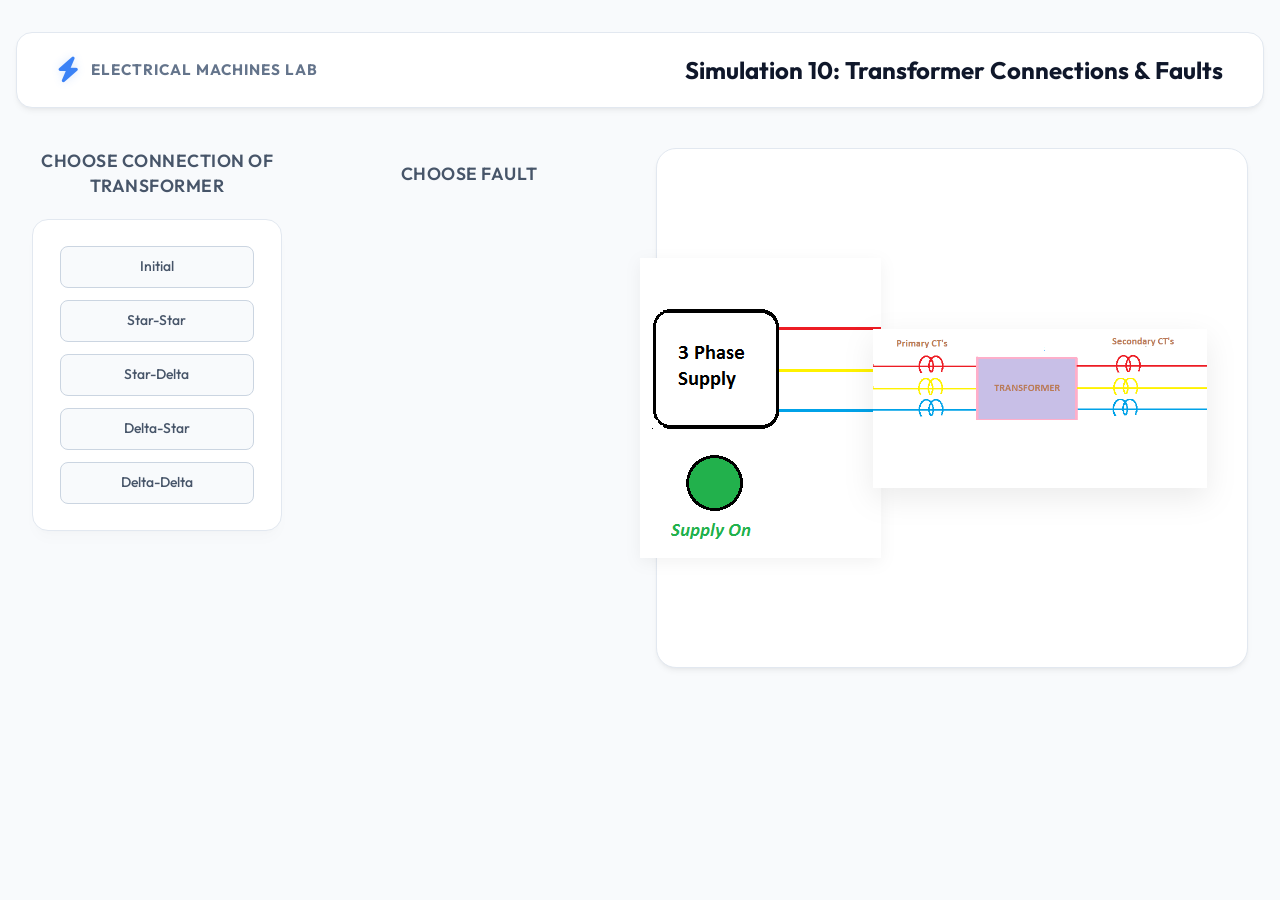
<file: simulation/index.html>
<!DOCTYPE html>
<html>

<head>
    <title> Simulation 10</title>
    <!-- Modern Font Family -->
    <link href="https://fonts.googleapis.com/css2?family=Outfit:wght@300;400;500;600;700&display=swap" rel="stylesheet">
    <!-- FontAwesome for Icons -->
    <link rel="stylesheet" href="https://cdnjs.cloudflare.com/ajax/libs/font-awesome/6.4.0/css/all.min.css">
    
    <link rel="stylesheet" href="css/bootstrap.min.css">
    <link rel="stylesheet" type="text/css" href="style.css">
    <script src="script.js"></script>
    <script src="jquery.min.js"></script>
    <script>
        $(document).ready(function() {

            $(".FaultBox1, .FaultBox2, .FaultBox3, .FaultBox4").hide();
            $("h3").hide();

            $("#button1").click(function() {
                $(".FaultBox1").hide(300);
                $(".FaultBox2").hide(300);
                $(".FaultBox3").hide(300);
                $(".FaultBox4").hide(300);
                $("h3").hide(200);
            });

            $("#button2").click(function() {
                $(".FaultBox1").show(300);
                $(".FaultBox2").hide(300);
                $(".FaultBox3").hide(300);
                $(".FaultBox4").hide(300);
                $("h3").show(200);
            });

            $("#button3").click(function() {
                $(".FaultBox1").hide(300);
                $(".FaultBox2").show(300);
                $(".FaultBox3").hide(300);
                $(".FaultBox4").hide(300);
                $("h3").show(200);
            });

            $("#button4").click(function() {
                $(".FaultBox1").hide(300);
                $(".FaultBox2").hide(300);
                $(".FaultBox3").show(300);
                $(".FaultBox4").hide(300);
                $("h3").show(200);
            });

            $("#button5").click(function() {
                $(".FaultBox1").hide(300);
                $(".FaultBox2").hide(300);
                $(".FaultBox3").hide(300);
                $(".FaultBox4").show(300);
                $("h3").show(200);
            });

        });

    </script>
</head>

<body>
    <!-- Premium Lab Header banner -->
    <header class="lab-header">
        <div class="lab-header-content">
            <div class="lab-logo">
                <i class="fa-solid fa-bolt"></i>
                <h2>ELECTRICAL MACHINES LAB</h2>
            </div>
            <div class="lab-title">
                <h1>Simulation 10: Transformer Connections & Faults</h1>
            </div>
        </div>
    </header>

    <div class="Container">
        <div class="jumbotron">
            <div class="row">
                <div class="col-md-2">
                    <h1>Choose Connection of Transformer</h1>
                    <div class="Connection">
                        <ul style="list-style:none">
                            <li><button id="button1" onclick="imachange1()">Initial</button></li>
                            <li><button id="button2" onclick="imachange2()">Star-Star</button></li>
                            <li><button id="button3" onclick="imachange3()">Star-Delta</button></li>
                            <li><button id="button4" onclick="imachange4()">Delta-Star</button></li>
                            <li><button id="button5" onclick="imachange5()">Delta-Delta</button></li>
                        </ul>
                    </div>
                </div>

                <div class="col-md-2">
                    <h3>Choose Fault</h3>
                    <div class="FaultBox1">
                        <h4 style="text-align:center">
                            <bold><em>Star-Star</em></bold>
                        </h4>
                        <ul style="list-style:none">
                            <li><button id="button11" onclick="fault11()">LG Fault</button></li>
                            <li><button id="button12" onclick="fault12()">LL Fault</button></li>
                            <li><button id="button13" onclick="fault13()">LLL Fault</button></li>
                            <li><button id="button14" onclick="fault14()">LLLG Fault</button></li>
                        </ul>
                    </div>

                    <div class="FaultBox2">
                        <h4 style="text-align:center">
                            <bold><em>Star-Delta</em></bold>
                        </h4>
                        <ul style="list-style:none">
                            <li><button id="button21" onclick="fault21()">LG Fault</button></li>
                            <li><button id="button22" onclick="fault22()">LL Fault</button></li>
                            <li><button id="button23" onclick="fault23()">LLL Fault</button></li>
                            <li><button id="button24" onclick="fault24()">LLLG Fault</button></li>
                        </ul>
                    </div>

                    <div class="FaultBox3">
                        <h4 style="text-align:center">
                            <bold><em>Delta-Star</em></bold>
                        </h4>
                        <ul style="list-style:none">
                            <li><button id="button31" onclick="fault31()">LG Fault</button></li>
                            <li><button id="button32" onclick="fault32()">LL Fault</button></li>
                            <li><button id="button33" onclick="fault33()">LLL Fault</button></li>
                            <li><button id="button34" onclick="fault34()">LLLG Fault</button></li>
                        </ul>
                    </div>

                    <div class="FaultBox4">
                        <h4 style="text-align:center">
                            <bold><em>Delta-Delta</em></bold>
                        </h4>
                        <ul style="list-style:none">
                            <li><button id="button41" onclick="fault41()">LG Fault</button></li>
                            <li><button id="button42" onclick="fault42()">LL Fault</button></li>
                            <li><button id="button43" onclick="fault43()">LLL Fault</button></li>
                            <li><button id="button44" onclick="fault44()">LLLG Fault</button></li>
                        </ul>
                    </div>
                </div>

                <div class="col-md-8" style="margin-left:-100px">
                    <div class="imagebox">
                        <div class="imabox">
                            <img id="image1" src="images/plu/On.png" ;></img>
                        </div>
                        <div class="imabox">
                            <img id="image" src="images/1.png" ;></img>
                        </div>
                    </div>
                </div>

            </div>
        </div>
<script src="../assets/js/iframeResize.js"></script>
        
        </body>

</html>
</file>
<file: simulation/style.css>
/* Modern Light Theme for Simulation 10 */
:root {
    --bg-light: #f8fafc;
    --card-bg: #ffffff;
    --border-color: #e2e8f0;
    --text-primary: #0f172a;
    --text-secondary: #475569;
    --text-muted: #64748b;
    --primary: #3b82f6;
    --primary-hover: #2563eb;
    --danger: #ef4444;
    --danger-hover: #dc2626;
    --success: #10b981;
}

* {
    box-sizing: border-box;
}

body {
    background-color: var(--bg-light);
    color: var(--text-primary);
    font-family: 'Outfit', sans-serif;
    min-height: 100vh;
    padding: 2rem 1rem;
    margin: 0;
}

/* Lab Header Style */
.lab-header {
    background: var(--card-bg);
    border: 1px solid var(--border-color);
    padding: 1.5rem 2.5rem;
    margin-bottom: 2.5rem;
    border-radius: 16px;
    box-shadow: 0 4px 6px -1px rgba(0, 0, 0, 0.05), 0 2px 4px -2px rgba(0, 0, 0, 0.05);
    max-width: 1400px;
    margin-left: auto;
    margin-right: auto;
}

.lab-header-content {
    display: flex;
    justify-content: space-between;
    align-items: center;
    flex-wrap: wrap;
    gap: 1rem;
}

.lab-logo {
    display: flex;
    align-items: center;
    gap: 0.75rem;
}

.lab-logo i {
    color: var(--primary);
    font-size: 1.6rem;
    text-shadow: 0 0 10px rgba(59, 130, 246, 0.2);
}

.lab-logo h2 {
    font-size: 0.95rem;
    font-weight: 700;
    color: var(--text-muted);
    letter-spacing: 1px;
    margin: 0;
}

.lab-title h1 {
    font-size: 1.5rem !important;
    color: var(--text-primary) !important;
    margin: 0 !important;
    text-transform: none !important;
    letter-spacing: normal !important;
    font-weight: 700 !important;
    font-family: 'Outfit', sans-serif !important;
}

/* Layout overrides */
.Container {
    max-width: 1400px !important;
    margin: 0 auto !important;
    padding: 0 1rem !important;
}

.jumbotron {
    background: transparent !important;
    padding: 0 !important;
    margin: 0 !important;
}

@media (min-width: 768px) {
    .jumbotron > .row {
        display: grid !important;
        grid-template-columns: 280px 280px 1fr !important;
        gap: 2rem !important;
    }
    
    .jumbotron > .row > .col-md-2 {
        width: 100% !important;
        max-width: 100% !important;
        flex: none !important;
    }
    
    .jumbotron > .row > .col-md-8 {
        width: 100% !important;
        max-width: 100% !important;
        flex: none !important;
        margin-left: 0 !important; /* override original negative margin */
    }
}

/* Connection Panel Card Style */
div.Connection {
    background-color: var(--card-bg) !important;
    border: 1px solid var(--border-color) !important;
    border-radius: 16px !important;
    box-shadow: 0 10px 15px -3px rgba(0, 0, 0, 0.02), 0 4px 6px -4px rgba(0, 0, 0, 0.02) !important;
    padding: 1.5rem 1rem !important;
    width: 100% !important;
    height: auto !important;
    display: flex !important;
    flex-direction: column !important;
    align-items: center !important;
}

/* Fault Box Card Style */
.FaultBox1, .FaultBox2, .FaultBox3, .FaultBox4 {
    background-color: var(--card-bg) !important;
    border: 1px solid var(--border-color) !important;
    border-radius: 16px !important;
    box-shadow: 0 10px 15px -3px rgba(0, 0, 0, 0.02), 0 4px 6px -4px rgba(0, 0, 0, 0.02) !important;
    padding: 1.5rem 1rem !important;
    width: 100% !important;
    height: auto !important;
    margin-top: 1rem !important;
    display: none;
}

/* Typography styles */
.col-md-2 h1 {
    font-size: 1.1rem !important;
    color: var(--text-secondary) !important;
    font-weight: 600 !important;
    text-transform: uppercase !important;
    letter-spacing: 0.5px !important;
    margin-bottom: 1.2rem !important;
    font-family: 'Outfit', sans-serif !important;
    text-align: center !important;
    line-height: 1.4 !important;
    min-height: 3.2rem !important;
    display: flex !important;
    align-items: center !important;
    justify-content: center !important;
}

.col-md-2 h3 {
    font-size: 1.1rem !important;
    color: var(--text-secondary) !important;
    font-weight: 600 !important;
    text-transform: uppercase !important;
    letter-spacing: 0.5px !important;
    margin-bottom: 1.2rem !important;
    font-family: 'Outfit', sans-serif !important;
    text-align: center !important;
    line-height: 1.4 !important;
    min-height: 3.2rem !important;
    display: flex !important;
    align-items: center !important;
    justify-content: center !important;
}

h4 {
    font-size: 1rem !important;
    color: var(--text-primary) !important;
    font-weight: 700 !important;
    margin-bottom: 1rem !important;
    font-family: 'Outfit', sans-serif !important;
    text-align: center !important;
    text-transform: capitalize !important;
}

/* Reset and Style List Items */
ul {
    padding-left: 0 !important;
    margin: 0 !important;
    display: flex !important;
    flex-direction: column !important;
    align-items: center !important;
    width: 100% !important;
    gap: 0.5rem !important;
}

li {
    width: 100% !important;
    display: flex !important;
    justify-content: center !important;
}

/* Button Premium styling */
button {
    text-align: center !important;
    background-color: #f8fafc !important;
    border-radius: 8px !important;
    height: 42px !important;
    width: 90% !important;
    margin-left: 0 !important;
    margin-right: 0 !important;
    color: var(--text-secondary) !important;
    font-size: 14px !important;
    font-family: 'Outfit', sans-serif !important;
    border: 1px solid #cbd5e1 !important;
    margin-top: 2px !important;
    margin-bottom: 2px !important;
    cursor: pointer !important;
    transition: all 0.2s ease !important;
    font-weight: 500 !important;
    display: inline-flex !important;
    align-items: center !important;
    justify-content: center !important;
}

button:hover {
    background-color: #f1f5f9 !important;
    border: 1px solid #94a3b8 !important;
    transform: translateY(-1px) !important;
    width: 90% !important;
    height: 42px !important;
    margin-left: 0 !important;
    font-size: 14px !important;
    font-family: 'Outfit', sans-serif !important;
}

/* Active buttons when script sets background to burlywood */
.Connection button[style*="burlywood"] {
    background-color: var(--primary) !important;
    color: #ffffff !important;
    border-color: var(--primary-hover) !important;
    box-shadow: 0 4px 10px rgba(59, 130, 246, 0.25) !important;
    font-weight: 600 !important;
}

[class^="FaultBox"] button[style*="burlywood"] {
    background-color: var(--danger) !important;
    color: #ffffff !important;
    border-color: var(--danger-hover) !important;
    box-shadow: 0 4px 10px rgba(239, 68, 68, 0.25) !important;
    font-weight: 600 !important;
}

/* Image Showcase styling */
.imagebox {
    background: var(--card-bg) !important;
    border: 1px solid var(--border-color) !important;
    border-radius: 20px !important;
    padding: 2.5rem !important;
    box-shadow: 0 4px 6px -1px rgba(0, 0, 0, 0.05), 0 2px 4px -2px rgba(0, 0, 0, 0.05) !important;
    display: flex !important;
    flex-direction: row !important;
    align-items: center !important;
    justify-content: flex-start !important;
    gap: 3rem !important;
    min-height: 520px !important;
    flex-wrap: nowrap !important;
}

.imabox {
    margin: 0 !important;
    float: none !important;
    height: auto !important;
    width: auto !important;
    display: flex !important;
    justify-content: center !important;
    align-items: center !important;
    min-width: 0 !important;
}

#image1 {
    max-height: 480px !important;
    width: auto !important;
    object-fit: contain !important;
    filter: drop-shadow(0 4px 8px rgba(0, 0, 0, 0.05)) !important;
    transition: all 0.2s ease !important;
    flex-shrink: 0 !important;
}

#image {
    max-height: 480px !important;
    max-width: 100% !important;
    width: auto !important;
    object-fit: contain !important;
    filter: drop-shadow(0 10px 15px rgba(0, 0, 0, 0.08)) !important;
    transition: all 0.2s ease !important;
}
</file>
<file: experiment/simulation/style.css>
/* Modern Light Theme for Simulation 10 */
:root {
    --bg-light: #f8fafc;
    --card-bg: #ffffff;
    --border-color: #e2e8f0;
    --text-primary: #0f172a;
    --text-secondary: #475569;
    --text-muted: #64748b;
    --primary: #3b82f6;
    --primary-hover: #2563eb;
    --danger: #ef4444;
    --danger-hover: #dc2626;
    --success: #10b981;
}

* {
    box-sizing: border-box;
}

body {
    background-color: var(--bg-light);
    color: var(--text-primary);
    font-family: 'Outfit', sans-serif;
    min-height: 100vh;
    padding: 2rem 1rem;
    margin: 0;
}

/* Lab Header Style */
.lab-header {
    background: var(--card-bg);
    border: 1px solid var(--border-color);
    padding: 1.5rem 2.5rem;
    margin-bottom: 2.5rem;
    border-radius: 16px;
    box-shadow: 0 4px 6px -1px rgba(0, 0, 0, 0.05), 0 2px 4px -2px rgba(0, 0, 0, 0.05);
    max-width: 1400px;
    margin-left: auto;
    margin-right: auto;
}

.lab-header-content {
    display: flex;
    justify-content: space-between;
    align-items: center;
    flex-wrap: wrap;
    gap: 1rem;
}

.lab-logo {
    display: flex;
    align-items: center;
    gap: 0.75rem;
}

.lab-logo i {
    color: var(--primary);
    font-size: 1.6rem;
    text-shadow: 0 0 10px rgba(59, 130, 246, 0.2);
}

.lab-logo h2 {
    font-size: 0.95rem;
    font-weight: 700;
    color: var(--text-muted);
    letter-spacing: 1px;
    margin: 0;
}

.lab-title h1 {
    font-size: 1.5rem !important;
    color: var(--text-primary) !important;
    margin: 0 !important;
    text-transform: none !important;
    letter-spacing: normal !important;
    font-weight: 700 !important;
    font-family: 'Outfit', sans-serif !important;
}

/* Layout overrides */
.Container {
    max-width: 1400px !important;
    margin: 0 auto !important;
    padding: 0 1rem !important;
}

.jumbotron {
    background: transparent !important;
    padding: 0 !important;
    margin: 0 !important;
}

@media (min-width: 768px) {
    .jumbotron > .row {
        display: grid !important;
        grid-template-columns: 280px 280px 1fr !important;
        gap: 2rem !important;
    }
    
    .jumbotron > .row > .col-md-2 {
        width: 100% !important;
        max-width: 100% !important;
        flex: none !important;
    }
    
    .jumbotron > .row > .col-md-8 {
        width: 100% !important;
        max-width: 100% !important;
        flex: none !important;
        margin-left: 0 !important; /* override original negative margin */
    }
}

/* Connection Panel Card Style */
div.Connection {
    background-color: var(--card-bg) !important;
    border: 1px solid var(--border-color) !important;
    border-radius: 16px !important;
    box-shadow: 0 10px 15px -3px rgba(0, 0, 0, 0.02), 0 4px 6px -4px rgba(0, 0, 0, 0.02) !important;
    padding: 1.5rem 1rem !important;
    width: 100% !important;
    height: auto !important;
    display: flex !important;
    flex-direction: column !important;
    align-items: center !important;
}

/* Fault Box Card Style */
.FaultBox1, .FaultBox2, .FaultBox3, .FaultBox4 {
    background-color: var(--card-bg) !important;
    border: 1px solid var(--border-color) !important;
    border-radius: 16px !important;
    box-shadow: 0 10px 15px -3px rgba(0, 0, 0, 0.02), 0 4px 6px -4px rgba(0, 0, 0, 0.02) !important;
    padding: 1.5rem 1rem !important;
    width: 100% !important;
    height: auto !important;
    margin-top: 1rem !important;
    display: none;
}

/* Typography styles */
.col-md-2 h1 {
    font-size: 1.1rem !important;
    color: var(--text-secondary) !important;
    font-weight: 600 !important;
    text-transform: uppercase !important;
    letter-spacing: 0.5px !important;
    margin-bottom: 1.2rem !important;
    font-family: 'Outfit', sans-serif !important;
    text-align: center !important;
    line-height: 1.4 !important;
    min-height: 3.2rem !important;
    display: flex !important;
    align-items: center !important;
    justify-content: center !important;
}

.col-md-2 h3 {
    font-size: 1.1rem !important;
    color: var(--text-secondary) !important;
    font-weight: 600 !important;
    text-transform: uppercase !important;
    letter-spacing: 0.5px !important;
    margin-bottom: 1.2rem !important;
    font-family: 'Outfit', sans-serif !important;
    text-align: center !important;
    line-height: 1.4 !important;
    min-height: 3.2rem !important;
    display: flex !important;
    align-items: center !important;
    justify-content: center !important;
}

h4 {
    font-size: 1rem !important;
    color: var(--text-primary) !important;
    font-weight: 700 !important;
    margin-bottom: 1rem !important;
    font-family: 'Outfit', sans-serif !important;
    text-align: center !important;
    text-transform: capitalize !important;
}

/* Reset and Style List Items */
ul {
    padding-left: 0 !important;
    margin: 0 !important;
    display: flex !important;
    flex-direction: column !important;
    align-items: center !important;
    width: 100% !important;
    gap: 0.5rem !important;
}

li {
    width: 100% !important;
    display: flex !important;
    justify-content: center !important;
}

/* Button Premium styling */
button {
    text-align: center !important;
    background-color: #f8fafc !important;
    border-radius: 8px !important;
    height: 42px !important;
    width: 90% !important;
    margin-left: 0 !important;
    margin-right: 0 !important;
    color: var(--text-secondary) !important;
    font-size: 14px !important;
    font-family: 'Outfit', sans-serif !important;
    border: 1px solid #cbd5e1 !important;
    margin-top: 2px !important;
    margin-bottom: 2px !important;
    cursor: pointer !important;
    transition: all 0.2s ease !important;
    font-weight: 500 !important;
    display: inline-flex !important;
    align-items: center !important;
    justify-content: center !important;
}

button:hover {
    background-color: #f1f5f9 !important;
    border: 1px solid #94a3b8 !important;
    transform: translateY(-1px) !important;
    width: 90% !important;
    height: 42px !important;
    margin-left: 0 !important;
    font-size: 14px !important;
    font-family: 'Outfit', sans-serif !important;
}

/* Active buttons when script sets background to burlywood */
.Connection button[style*="burlywood"] {
    background-color: var(--primary) !important;
    color: #ffffff !important;
    border-color: var(--primary-hover) !important;
    box-shadow: 0 4px 10px rgba(59, 130, 246, 0.25) !important;
    font-weight: 600 !important;
}

[class^="FaultBox"] button[style*="burlywood"] {
    background-color: var(--danger) !important;
    color: #ffffff !important;
    border-color: var(--danger-hover) !important;
    box-shadow: 0 4px 10px rgba(239, 68, 68, 0.25) !important;
    font-weight: 600 !important;
}

/* Image Showcase styling */
.imagebox {
    background: var(--card-bg) !important;
    border: 1px solid var(--border-color) !important;
    border-radius: 20px !important;
    padding: 2.5rem !important;
    box-shadow: 0 4px 6px -1px rgba(0, 0, 0, 0.05), 0 2px 4px -2px rgba(0, 0, 0, 0.05) !important;
    display: flex !important;
    flex-direction: row !important;
    align-items: center !important;
    justify-content: flex-start !important;
    gap: 3rem !important;
    min-height: 520px !important;
    flex-wrap: nowrap !important;
}

.imabox {
    margin: 0 !important;
    float: none !important;
    height: auto !important;
    width: auto !important;
    display: flex !important;
    justify-content: center !important;
    align-items: center !important;
    min-width: 0 !important;
}

#image1 {
    max-height: 480px !important;
    width: auto !important;
    object-fit: contain !important;
    filter: drop-shadow(0 4px 8px rgba(0, 0, 0, 0.05)) !important;
    transition: all 0.2s ease !important;
    flex-shrink: 0 !important;
}

#image {
    max-height: 480px !important;
    max-width: 100% !important;
    width: auto !important;
    object-fit: contain !important;
    filter: drop-shadow(0 10px 15px rgba(0, 0, 0, 0.08)) !important;
    transition: all 0.2s ease !important;
}
</file>
